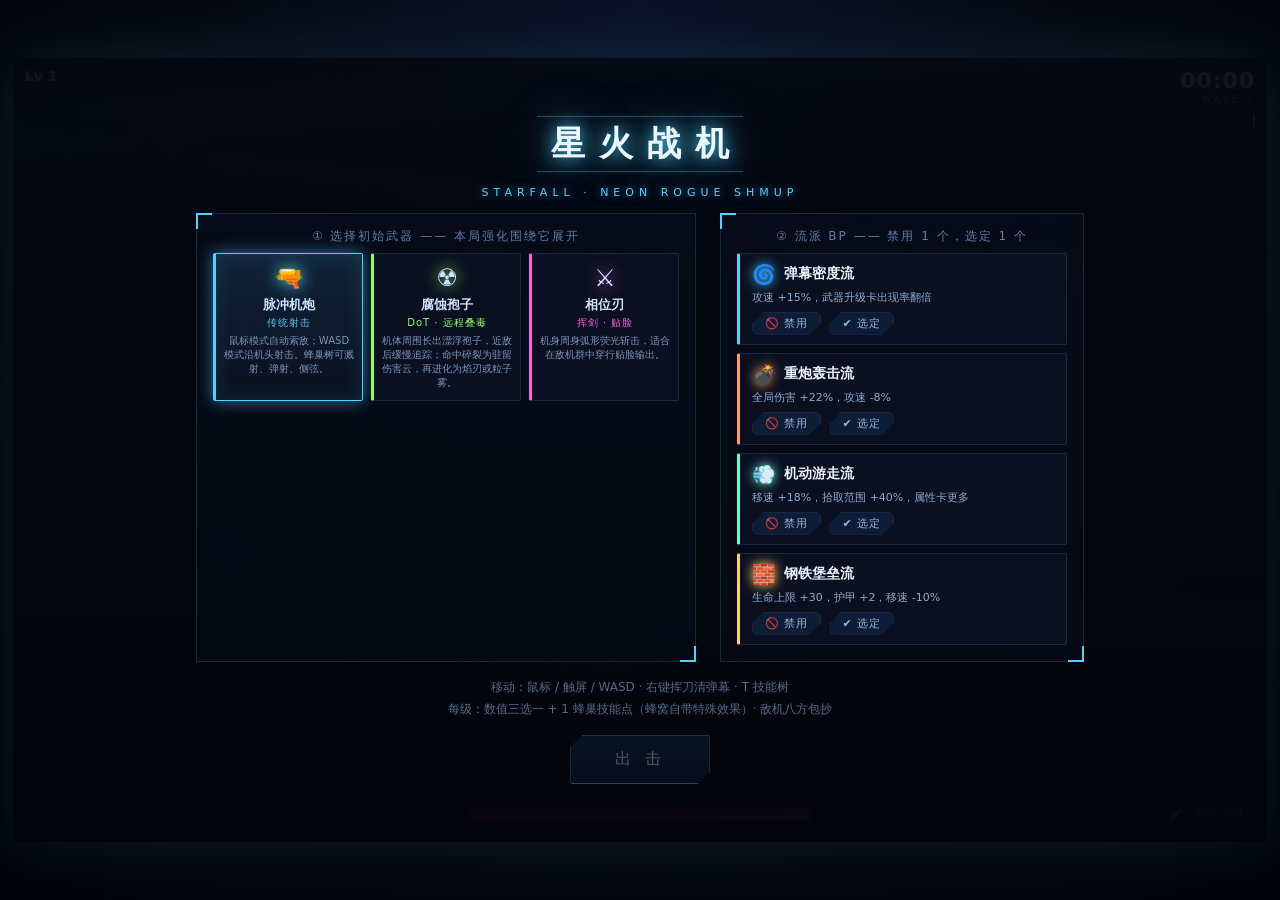
<file: index.html>
<!DOCTYPE html>
<html lang="zh-CN">
<head>
<meta charset="UTF-8">
<meta name="viewport" content="width=device-width, initial-scale=1.0, maximum-scale=1.0, user-scalable=no">
<title>星火战机 Starfall</title>
<link rel="stylesheet" href="style.css">
</head>
<body>
<div id="game-wrap">
  <canvas id="game" width="1080" height="675"></canvas>

  <div id="hud">
    <div id="top-left">
      <div id="level-text">Lv 1</div>
      <div id="stat-strip"></div>
    </div>
    <div id="top-right">
      <div id="time-text">00:00</div>
      <div id="wave-text">WAVE 1</div>
      <div id="dps-panel"></div>
    </div>
    <div id="bottom-bars">
      <div id="hp-bar"><div id="hp-fill"></div><span id="hp-text"></span></div>
      <div id="xp-bar"><div id="xp-fill"></div><span id="xp-text"></span></div>
    </div>
    <div id="weapon-slots"></div>
    <div id="sword-slot" title="挥刀清弹幕">🗡️<span id="sword-cd">就绪·右键</span></div>
  </div>

  <div id="choices" class="overlay hidden">
    <h2 id="choices-title">⬆ 选择数值成长</h2>
    <div id="choice-cards"></div>
  </div>

  <div id="menu" class="overlay">
    <h1>星火战机</h1>
    <p class="sub">STARFALL · NEON ROGUE SHMUP</p>
    <div id="menu-cols">
      <div class="menu-col">
        <p class="pick-tip">① 选择初始武器 —— 本局强化围绕它展开</p>
        <div id="weapon-pick"></div>
      </div>
      <div class="menu-col">
        <p class="pick-tip">② 流派 BP —— 禁用 1 个，选定 1 个</p>
        <div id="archetype-bp"></div>
      </div>
    </div>
    <p class="tip">移动：鼠标 / 触屏 / WASD · 右键挥刀清弹幕 · T 技能树<br>每级：数值三选一 + 1 蜂巢技能点（蜂窝自带特殊效果）· 敌机八方包抄</p>
    <button id="start-btn" disabled>出 击</button>
  </div>

  <div id="gameover" class="overlay hidden">
    <h1>坠 机</h1>
    <div id="run-summary"></div>
    <div class="btn-row">
      <button id="retry-btn">再来一局</button>
      <button id="menu-btn">返回主菜单</button>
    </div>
  </div>
  <div id="victory" class="overlay hidden">
    <h1>航 线 清 空</h1>
    <div id="victory-summary"></div>
    <div class="btn-row">
      <button id="victory-retry-btn">再次出击</button>
      <button id="victory-menu-btn">返回主菜单</button>
    </div>
  </div>
</div>

<script src="js/utils.js?v=36"></script>
<script src="js/fx.js?v=36"></script>
<script src="js/assets.js?v=36"></script>
<script src="js/sprites.js?v=36"></script>
<script src="js/config.js?v=36"></script>
<script src="js/run-state.js?v=36"></script>
<script src="js/telemetry.js?v=36"></script>
<script src="js/attacks.js?v=36"></script>
<script src="js/spawns.js?v=36"></script>
<script src="js/weapons.js?v=36"></script>
<script src="js/entities.js?v=36"></script>
<script src="js/ui.js?v=36"></script>
<script src="js/game-spawning.js?v=36"></script>
<script src="js/game-collision.js?v=36"></script>
<script src="js/game-encounter.js?v=36"></script>
<script src="js/game-progression.js?v=36"></script>
<script src="js/game-skill-tree.js?v=36"></script>
<script src="js/game-effects.js?v=36"></script>
<script src="js/game.js?v=36"></script>
<script src="js/main.js?v=36"></script>
<script src="dev/autoplay.js?v=36"></script>
</body>
</html>
</file>
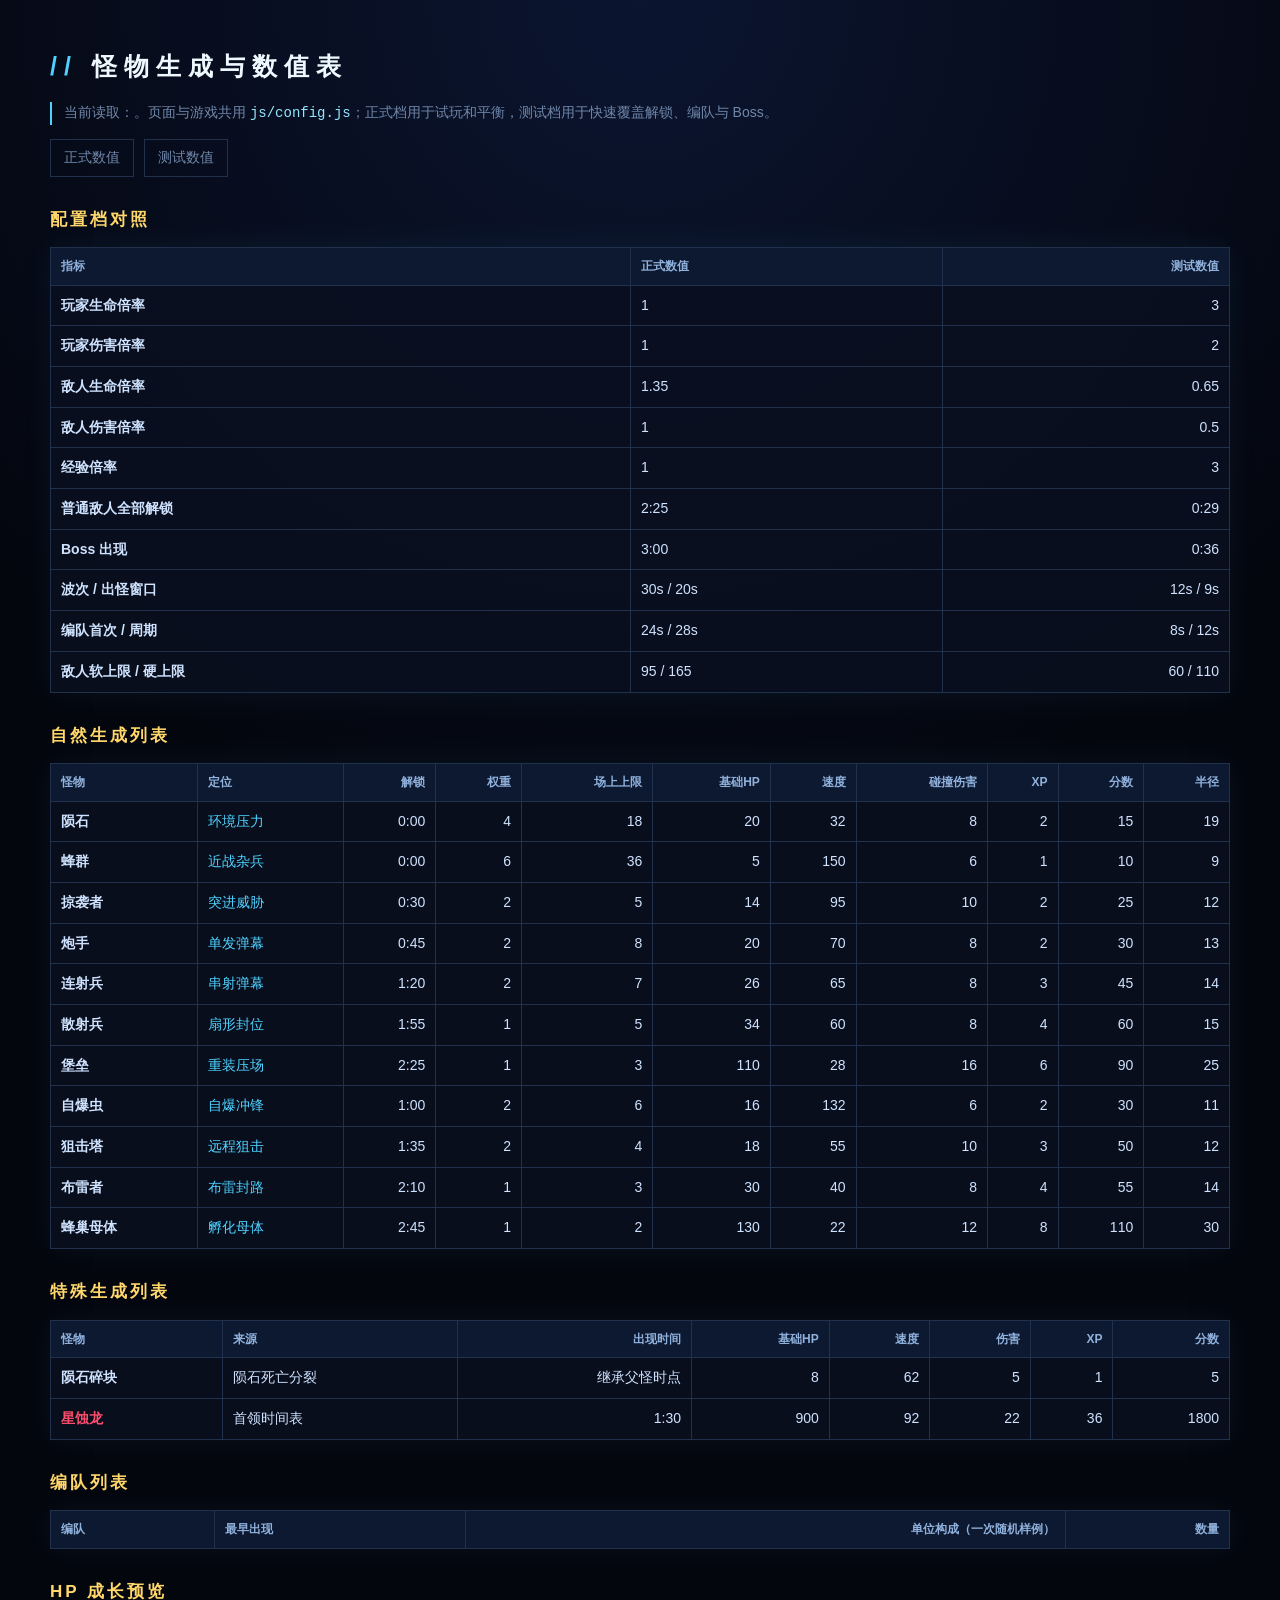
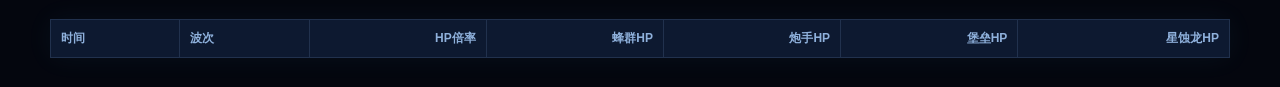
<file: dev/monster-balance.html>
<!DOCTYPE html>
<html lang="zh-CN">
<head>
<meta charset="UTF-8">
<meta name="viewport" content="width=device-width,initial-scale=1">
<title>星火战机 · 怪物生成与数值表</title>
<style>
  :root{--bg:#04060e;--panel:#0a1020;--line:#21314d;--cyan:#4fd2ff;--red:#ff4d6d;--gold:#ffd76a;--text:#cfe3ff;--muted:#7087aa}
  *{box-sizing:border-box} html{min-height:100%;background:var(--bg)} body{min-height:100vh;margin:0;padding:30px;background:radial-gradient(circle at 50% 0,#0b1530,var(--bg) 48%);color:var(--text);font:14px/1.55 "Microsoft YaHei",sans-serif}
  main{max-width:1180px;margin:auto} h1{letter-spacing:7px;font-size:25px;color:#eef9ff} h1::before{content:'// ';color:var(--cyan)}
  h2{margin-top:30px;color:var(--gold);font-size:17px;letter-spacing:3px}.note{color:var(--muted);border-left:2px solid var(--cyan);padding-left:12px}
  table{width:100%;border-collapse:collapse;background:rgba(10,16,32,.86);box-shadow:0 0 28px rgba(79,210,255,.06)}
  th,td{border:1px solid var(--line);padding:9px 10px;text-align:right;white-space:nowrap} th{background:#0d1930;color:#8fb1dc;font-size:12px}
  th:first-child,td:first-child,th:nth-child(2),td:nth-child(2){text-align:left} tbody tr:hover{background:rgba(79,210,255,.05)}
  .enemy{font-weight:700}.boss{color:var(--red)}.tag{color:var(--cyan)}.warn{color:var(--gold)} code{color:#95e7ff}
  .modes{display:flex;gap:10px;margin:14px 0 22px}.modes a{padding:7px 13px;border:1px solid var(--line);color:var(--muted);text-decoration:none}.modes a.active{border-color:var(--cyan);color:var(--cyan);background:rgba(79,210,255,.08)}
</style>
</head>
<body>
<main>
  <h1>怪物生成与数值表</h1>
  <p class="note">当前读取：<strong id="mode"></strong>。页面与游戏共用 <code>js/config.js</code>；正式档用于试玩和平衡，测试档用于快速覆盖解锁、编队与 Boss。</p>
  <div class="modes"><a id="actual-link" href="?balance=actual">正式数值</a><a id="test-link" href="?balance=test">测试数值</a></div>
  <h2>配置档对照</h2>
  <table id="profiles"><thead><tr><th>指标</th><th>正式数值</th><th>测试数值</th></tr></thead><tbody></tbody></table>
  <h2>自然生成列表</h2>
  <table id="spawn"><thead><tr><th>怪物</th><th>定位</th><th>解锁</th><th>权重</th><th>场上上限</th><th>基础HP</th><th>速度</th><th>碰撞伤害</th><th>XP</th><th>分数</th><th>半径</th></tr></thead><tbody></tbody></table>
  <h2>特殊生成列表</h2>
  <table id="special"><thead><tr><th>怪物</th><th>来源</th><th>出现时间</th><th>基础HP</th><th>速度</th><th>伤害</th><th>XP</th><th>分数</th></tr></thead><tbody></tbody></table>
  <h2>编队列表</h2>
  <table id="formations"><thead><tr><th>编队</th><th>最早出现</th><th>单位构成（一次随机样例）</th><th>数量</th></tr></thead><tbody></tbody></table>
  <h2>HP 成长预览</h2>
  <table id="scales"><thead><tr><th>时间</th><th>波次</th><th>HP倍率</th><th>蜂群HP</th><th>炮手HP</th><th>堡垒HP</th><th>星蚀龙HP</th></tr></thead><tbody></tbody></table>
</main>
<script src="../js/utils.js?v=15"></script>
<script src="../js/config.js?v=15"></script>
<script>
const sec = n => `${Math.floor(n / 60)}:${String(n % 60).padStart(2,'0')}`;
const cells = values => `<tr>${values.map((v,i)=>`<td${i===0?' class="enemy"':''}>${v}</td>`).join('')}</tr>`;
const A = BALANCE_PROFILES.actual, T = BALANCE_PROFILES.test;
document.querySelector('#profiles tbody').innerHTML = [
  ['玩家生命倍率', A.combat.playerHpMul, T.combat.playerHpMul],
  ['玩家伤害倍率', A.combat.playerDamageMul, T.combat.playerDamageMul],
  ['敌人生命倍率', A.combat.enemyHpMul, T.combat.enemyHpMul],
  ['敌人伤害倍率', A.combat.enemyDamageMul, T.combat.enemyDamageMul],
  ['经验倍率', A.combat.xpMul, T.combat.xpMul],
  ['普通敌人全部解锁', sec(145), sec(145 * T.pacing.unlockScale)],
  ['Boss 出现', sec(A.pacing.bossAt), sec(T.pacing.bossAt)],
  ['波次 / 出怪窗口', `${A.pacing.waveLen}s / ${A.pacing.spawnWindow}s`, `${T.pacing.waveLen}s / ${T.pacing.spawnWindow}s`],
  ['编队首次 / 周期', `${A.pacing.firstFormationAt}s / ${A.pacing.formationInterval}s`, `${T.pacing.firstFormationAt}s / ${T.pacing.formationInterval}s`],
  ['敌人软上限 / 硬上限', `${A.pacing.enemySoftCap} / ${A.pacing.enemyHardCap}`, `${T.pacing.enemySoftCap} / ${T.pacing.enemyHardCap}`],
].map(cells).join('');
document.querySelector('#spawn tbody').innerHTML = ENEMY_SPAWN_ROSTER.map(rule => {
  const d = ENEMY_DEFS[rule.type];
  return cells([d.name, `<span class="tag">${rule.role}</span>`, sec(rule.unlockAt), rule.weight, rule.maxAlive, d.hp, d.speed, d.dmg, d.xp, d.score, d.r]);
}).join('');
const special = [
  [ENEMY_DEFS.rock_s.name, '陨石死亡分裂', '继承父怪时点', ENEMY_DEFS.rock_s],
  [ENEMY_DEFS.dragon.name, '首领时间表', sec(BOSS_SCHEDULE[0].at), ENEMY_DEFS.dragon],
];
document.querySelector('#special tbody').innerHTML = special.map(([name,source,at,d]) => cells([`<span class="${d.boss?'boss':''}">${name}</span>`, source, at, d.hp, d.speed, d.dmg, d.xp, d.score])).join('');
document.querySelector('#formations tbody').innerHTML = Object.entries(FORMATIONS).map(([id,f]) => {
  const units = f.build(), counts = {};
  units.forEach(u => counts[ENEMY_DEFS[u.type].name] = (counts[ENEMY_DEFS[u.type].name] || 0) + 1);
  return cells([f.text.replace('⚠ ',''), sec(formationUnlockAt(f)), Object.entries(counts).map(([n,c])=>`${n}×${c}`).join('、'), units.length]);
}).join('');
const previewTimes = BALANCE_MODE === 'test' ? [0,12,24,36,48] : [0,60,120,180,240];
document.querySelector('#scales tbody').innerHTML = previewTimes.map(t => {
  const wave = 1 + Math.floor(t / WAVE_LEN);
  const growth = 1 + t * BALANCE.growth.hpPerSecond + (wave - 1) * BALANCE.growth.hpPerWave;
  const mul = growth * BALANCE.combat.enemyHpMul;
  return cells([sec(t), wave, mul.toFixed(2), ...['mite','gunner','bastion','dragon'].map(k => Math.round(ENEMY_DEFS[k].hp * mul))]);
}).join('');
document.querySelector('#mode').textContent = `${BALANCE.label}（${BALANCE_MODE}）`;
document.querySelector(`#${BALANCE_MODE}-link`).classList.add('active');
</script>
</body>
</html>
</file>
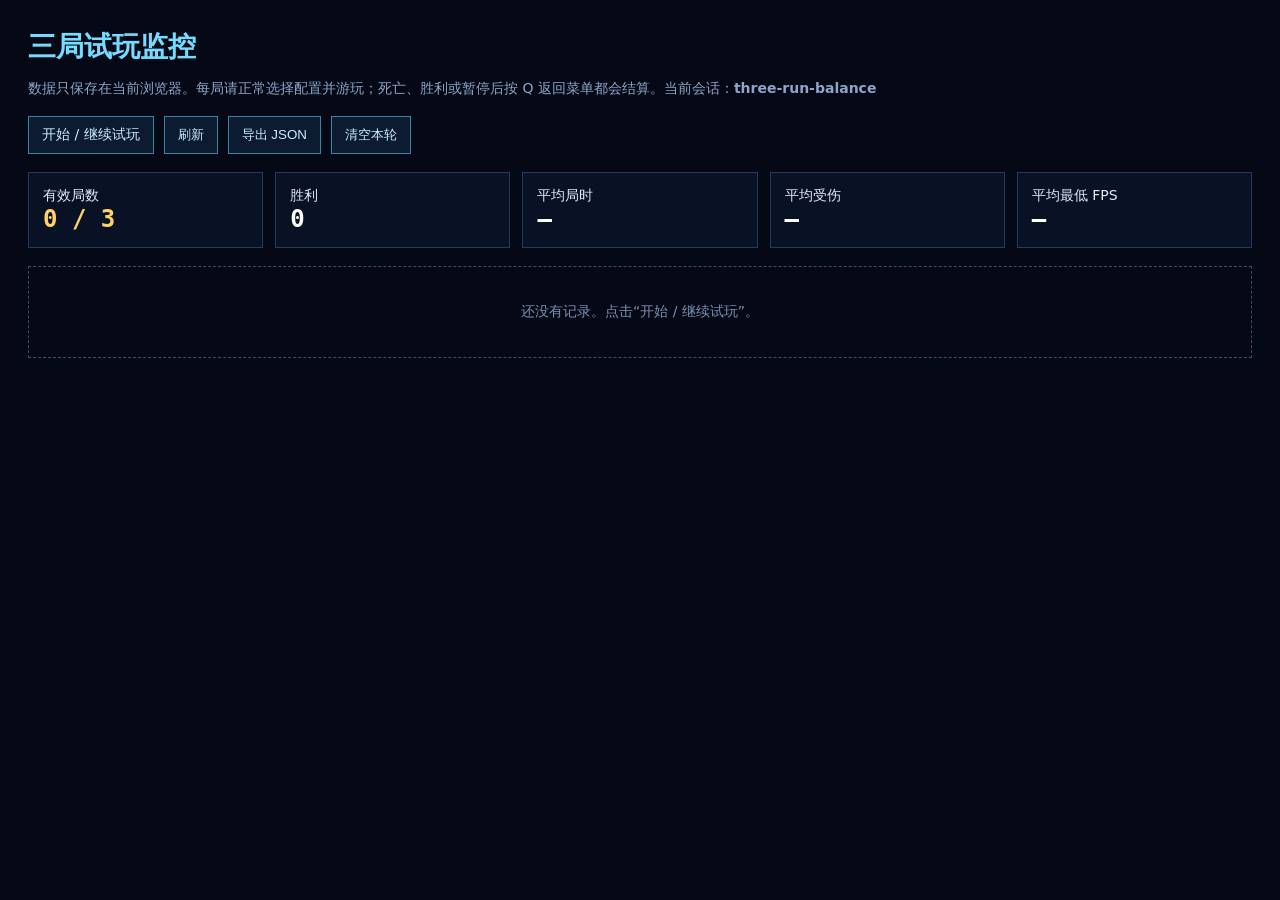
<file: dev/run-monitor.html>
<!doctype html>
<html lang="zh-CN">
<head>
<meta charset="utf-8"><meta name="viewport" content="width=device-width,initial-scale=1">
<title>Starfall 三局试玩监控</title>
<style>
*{box-sizing:border-box}body{margin:0;background:#050916;color:#dceaff;font:14px system-ui,"Microsoft YaHei";padding:28px}h1{margin:0 0 8px;color:#75dcff}p{color:#8da5c8}.bar{display:flex;gap:10px;flex-wrap:wrap;margin:18px 0}button,a{border:1px solid #3983a5;background:#0d1b31;color:#cceeff;padding:9px 13px;text-decoration:none;cursor:pointer}.cards{display:grid;grid-template-columns:repeat(auto-fit,minmax(180px,1fr));gap:12px;margin:18px 0}.card{border:1px solid #253b5e;background:#091225;padding:14px}.big{font:700 24px monospace;color:#fff}.ok{color:#73ffc1}.warn{color:#ffd166}table{width:100%;border-collapse:collapse;background:#081120}th,td{padding:10px;border-bottom:1px solid #1d3150;text-align:left}th{color:#75dcff}.empty{padding:36px;text-align:center;border:1px dashed #38506f;color:#7890b2}pre{white-space:pre-wrap;color:#aac4e8;max-height:300px;overflow:auto}</style>
</head>
<body>
<h1>三局试玩监控</h1>
<p>数据只保存在当前浏览器。每局请正常选择配置并游玩；死亡、胜利或暂停后按 Q 返回菜单都会结算。当前会话：<b id="session-name"></b></p>
<div class="bar"><a id="play-link" href="../?telemetry=1&session=three-run-balance&runs=3">开始 / 继续试玩</a><button id="refresh">刷新</button><button id="export">导出 JSON</button><button id="clear">清空本轮</button></div>
<div id="summary" class="cards"></div><div id="runs"></div>
<script>
const KEY='starfall.playtest.runs.v1', SESSION=new URLSearchParams(location.search).get('session')||'three-run-balance';
const esc=x=>String(x??'—').replace(/[&<>]/g,c=>({'&':'&amp;','<':'&lt;','>':'&gt;'}[c]));
const sec=x=>{x=Math.max(0,Number(x)||0);return `${Math.floor(x/60)}:${String(Math.round(x%60)).padStart(2,'0')}`};
function data(){try{return (JSON.parse(localStorage.getItem(KEY)||'[]')||[]).filter(x=>x.session===SESSION)}catch{return[]}}
function render(){const rows=data(),valid=rows.filter(x=>x.outcome!=='abandoned');const avg=k=>valid.length?(valid.reduce((s,x)=>s+(Number(x[k])||0),0)/valid.length).toFixed(1):'—';const wins=valid.filter(x=>x.outcome==='victory').length;document.querySelector('#summary').innerHTML=`<div class="card"><div>有效局数</div><div class="big ${valid.length>=3?'ok':'warn'}">${valid.length} / 3</div></div><div class="card"><div>胜利</div><div class="big">${wins}</div></div><div class="card"><div>平均局时</div><div class="big">${valid.length?sec(avg('duration')):'—'}</div></div><div class="card"><div>平均受伤</div><div class="big">${avg('damageTaken')}</div></div><div class="card"><div>平均最低 FPS</div><div class="big">${avg('minFps')}</div></div>`;if(!rows.length){document.querySelector('#runs').innerHTML='<div class="empty">还没有记录。点击“开始 / 继续试玩”。</div>';return}document.querySelector('#runs').innerHTML=`<table><thead><tr><th>#</th><th>结果</th><th>武器 / 流派 / 版本</th><th>局时</th><th>等级</th><th>受伤 / 护盾</th><th>主要伤害</th><th>最终形态 / 技能</th><th>敌人 / 敌弹峰值</th><th>Boss 用时</th><th>FPS 平均/最低/低帧</th></tr></thead><tbody>${rows.map((r,i)=>{const bosses=Object.entries(r.bossEncounters||{}).map(([k,v])=>`${k}: ${v.fightDuration?sec(v.fightDuration):'未击败'}`).join('<br>')||'—';const topDamage=Object.entries(r.damageBySource||{}).sort((a,b)=>b[1]-a[1]).slice(0,2).map(([k,v])=>`${esc(k)} ${Math.round(v)}`).join('<br>')||'—';const fp=r.finalPlayer||{};return `<tr><td>${i+1}</td><td>${esc(r.outcome)}</td><td>${esc(r.weapon)} / ${esc(r.archetype)}<br><small>${esc(r.balanceRevision||'v33-baseline')}</small></td><td>${sec(r.duration)}</td><td>Lv ${esc(r.level)}</td><td>${esc(Math.round(r.damageTaken||0))} / ${esc(r.shieldBlocks||0)}</td><td>${topDamage}</td><td>${esc(fp.form)} / ${(fp.skills||[]).length}</td><td>${esc(r.peakEnemies)} / ${esc(r.peakEnemyBullets)}<br><small>场外击杀 ${esc(r.offscreenKills||0)}</small></td><td>${bosses}</td><td>${esc(r.averageFps)} / ${esc(r.minFps)} / ${((r.lowFrameRatio||0)*100).toFixed(1)}%</td></tr>`}).join('')}</tbody></table>`}
document.querySelector('#session-name').textContent=SESSION;document.querySelector('#play-link').href=`../?telemetry=1&session=${encodeURIComponent(SESSION)}&runs=3`;document.querySelector('#refresh').onclick=render;document.querySelector('#export').onclick=()=>{const blob=new Blob([JSON.stringify(data(),null,2)],{type:'application/json'}),a=document.createElement('a');a.href=URL.createObjectURL(blob);a.download=`starfall-${SESSION}.json`;a.click();URL.revokeObjectURL(a.href)};document.querySelector('#clear').onclick=()=>{if(confirm(`清空 ${SESSION} 的记录？`)){const keep=(JSON.parse(localStorage.getItem(KEY)||'[]')||[]).filter(x=>x.session!==SESSION);localStorage.setItem(KEY,JSON.stringify(keep));localStorage.removeItem('starfall.playtest.active.v1');render()}};render();
</script>
</body></html>
</file>
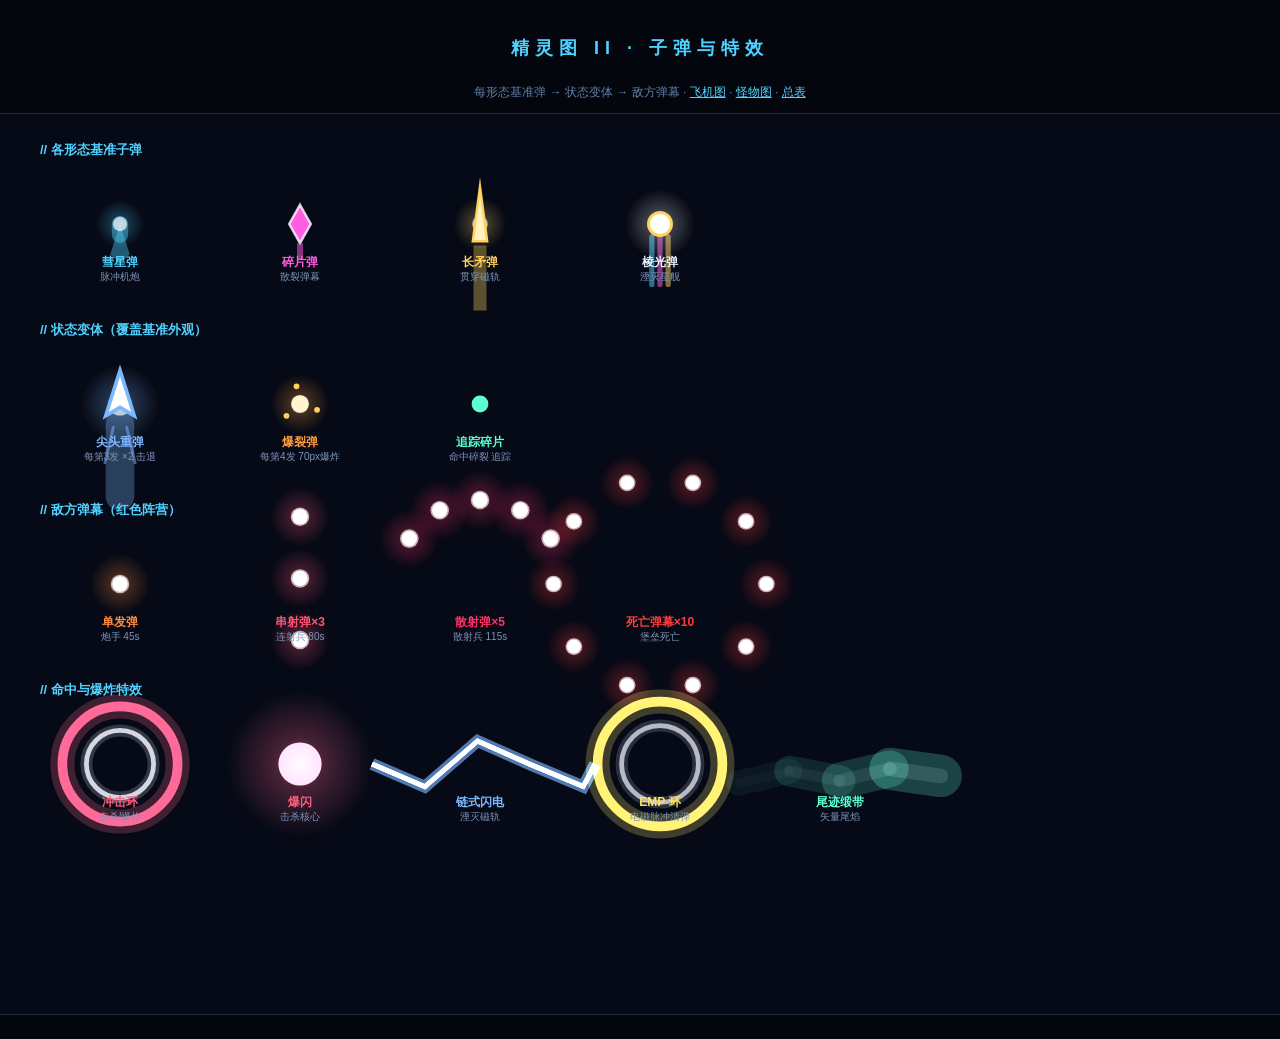
<file: dev/sheet-bullets.html>
<!DOCTYPE html>
<html lang="zh-CN">
<head>
<meta charset="UTF-8">
<title>精灵图 · 子弹与特效</title>
<style>
  body{background:#04060e;color:#cfe3ff;font-family:"Microsoft YaHei",sans-serif;display:flex;flex-direction:column;align-items:center;padding:16px}
  h1{font-size:18px;letter-spacing:6px;color:#4fd2ff}
  h2{font-size:14px;color:#9db6dd;letter-spacing:2px;margin-top:6px}
  p{color:#5f7ea6;font-size:12px}
  canvas{background:radial-gradient(ellipse at 50% 30%,#0a1226,#04060e);border:1px solid #1c2742}
  a{color:#4fd2ff;font-size:12px}
</style>
</head>
<body>
<h1>精灵图 II · 子弹与特效</h1>
<p>每形态基准弹 → 状态变体 → 敌方弹幕 · <a href="sheet-ship.html">飞机图</a> · <a href="sheet-monsters.html">怪物图</a> · <a href="sheet.html">总表</a></p>
<canvas id="sheet" width="1280" height="900"></canvas>
<script src="../js/utils.js?v=15"></script>
<script src="../js/fx.js?v=15"></script>
<script src="../js/sprites.js?v=15"></script>
<script>
const cv = document.getElementById('sheet');
const ctx = cv.getContext('2d');
ctx.fillStyle = '#060a16'; ctx.fillRect(0, 0, cv.width, cv.height);
const S = 2.4;
function item(x, y, name, sub, col, drawFn, scale = S) {
  ctx.save(); ctx.translate(x, y); ctx.scale(scale, scale); drawFn(ctx); ctx.restore();
  ctx.font = 'bold 12px sans-serif'; ctx.textAlign = 'center';
  ctx.fillStyle = col; ctx.fillText(name, x, y + 42);
  ctx.font = '10px sans-serif'; ctx.fillStyle = '#7d94bb'; ctx.fillText(sub, x, y + 56);
}
const T = 1.2;
// 第一横排：四形态基准弹
item(120, 110, '彗星弹', '脉冲机炮', '#4fd2ff', (c) => { c.rotate(-Math.PI / 2); Sprites.bullet(c, 'comet', 4.5, '#4fd2ff', 0, T); });
item(300, 110, '碎片弹', '散裂弹幕', '#ff5de3', (c) => { c.rotate(-Math.PI / 2); Sprites.bullet(c, 'shard', 5, '#ff5de3', 0, T); });
item(480, 110, '长矛弹', '贯穿磁轨', '#ffd25d', (c) => { c.rotate(-Math.PI / 2); Sprites.bullet(c, 'lance', 6, '#ffd25d', 0, T); });
item(660, 110, '棱光弹', '湮灭星舰', '#e8f4ff', (c) => { c.rotate(-Math.PI / 2); Sprites.bullet(c, 'nova', 6, '#e8f4ff', 0, T); });
// 第二横排：状态变体
item(120, 290, '尖头重弹', '每第3发 ×2 击退', '#7db8ff', (c) => { c.rotate(-Math.PI / 2); Sprites.bullet(c, 'dart', 7, '#7db8ff', 0, T); });
item(300, 290, '爆裂弹', '每第4发 70px爆炸', '#ff9d3d', (c) => Sprites.bullet(c, 'explosive', 5, '#ff9d3d', 0, T));
item(480, 290, '追踪碎片', '命中碎裂 追踪', '#5dffd2', (c) => Sprites.bullet(c, 'frag', 3.5, '#5dffd2', 0, T));
// 第三横排：敌方弹幕
item(120, 470, '单发弹', '炮手 45s', '#ff8c42', (c) => Sprites.enemyBullet(c, 5, '#ff8c42', T), 2.8);
item(300, 470, '串射弹×3', '连射兵 80s', '#ff5577', (c) => { for (let k = 0; k < 3; k++) { c.save(); c.translate(0, 20 - k * 22); Sprites.enemyBullet(c, 5, '#ff5577', T); c.restore(); } }, 2.8);
item(480, 470, '散射弹×5', '散射兵 115s', '#ff3366', (c) => { for (let i = 0; i < 5; i++) { const a = -Math.PI / 2 + (i - 2) * 0.5; c.save(); c.translate(Math.cos(a) * 30, Math.sin(a) * 30); Sprites.enemyBullet(c, 5, '#ff3366', T); c.restore(); } }, 2.8);
item(660, 470, '死亡弹幕×10', '堡垒死亡', '#ff3d3d', (c) => { for (let i = 0; i < 10; i++) { const a = i / 10 * Math.PI * 2; c.save(); c.translate(Math.cos(a) * 38, Math.sin(a) * 38); Sprites.enemyBullet(c, 4.5, '#ff3d3d', T); c.restore(); } }, 2.8);
// 第四横排：命中特效
item(120, 650, '冲击环', '击杀/爆炸', '#ff5d7e', (c) => { c.save(); c.globalCompositeOperation = 'lighter'; FX.glowRing(c, 0, 0, 24, '#ff5d7e', 0.9, 4); FX.glowRing(c, 0, 0, 14, '#ffffff', 0.7, 2); c.restore(); }, 2.4);
item(300, 650, '爆闪', '击杀核心', '#ff5d7e', (c) => { c.save(); c.globalCompositeOperation = 'lighter'; FX.glowCircle(c, 0, 0, 30, '#ff5d7e', 1); c.restore(); }, 2.4);
item(480, 650, '链式闪电', '湮灭磁轨', '#7db8ff', (c) => { c.save(); c.globalCompositeOperation = 'lighter'; c.beginPath(); c.moveTo(-45, 0); for (let k = 1; k < 5; k++) c.lineTo(-45 + k * 22, Math.sin(k * 2.1) * 11); c.lineTo(48, 0); c.strokeStyle = '#fff'; c.lineWidth = 2; c.stroke(); c.strokeStyle = 'rgba(125,184,255,.6)'; c.lineWidth = 5; c.stroke(); c.restore(); }, 2.4);
item(660, 650, 'EMP 环', '电磁脉冲清弹', '#ffe25d', (c) => { c.save(); c.globalCompositeOperation = 'lighter'; FX.glowRing(c, 0, 0, 26, '#ffe25d', 0.9, 4); FX.glowRing(c, 0, 0, 16, '#ffffff', 0.6, 2); c.restore(); }, 2.4);
item(840, 650, '尾迹缎带', '矢量尾焰', '#5dffd2', (c) => { c.save(); c.globalCompositeOperation = 'lighter'; c.lineCap = 'round'; const pts = [[-42, 8], [-21, 3], [0, 7], [21, 2], [42, 5]]; for (let i = 1; i < pts.length; i++) { const [x1, y1] = pts[i - 1], [x2, y2] = pts[i]; const al = i / pts.length; c.strokeStyle = `rgba(93,255,210,${0.28 * al})`; c.lineWidth = 20 * (0.4 + 0.6 * al); c.beginPath(); c.moveTo(x1, y1); c.lineTo(x2, y2); c.stroke(); c.strokeStyle = `rgba(255,255,255,${0.12 * al})`; c.lineWidth = 7 * (0.4 + 0.6 * al); c.beginPath(); c.moveTo(x1, y1); c.lineTo(x2, y2); c.stroke(); } c.restore(); }, 2.4);
// 行标签
ctx.font = 'bold 13px sans-serif'; ctx.textAlign = 'left'; ctx.fillStyle = '#4fd2ff';
ctx.fillText('// 各形态基准子弹', 40, 40);
ctx.fillText('// 状态变体（覆盖基准外观）', 40, 220);
ctx.fillText('// 敌方弹幕（红色阵营）', 40, 400);
ctx.fillText('// 命中与爆炸特效', 40, 580);
</script>
</body>
</html>
</file>
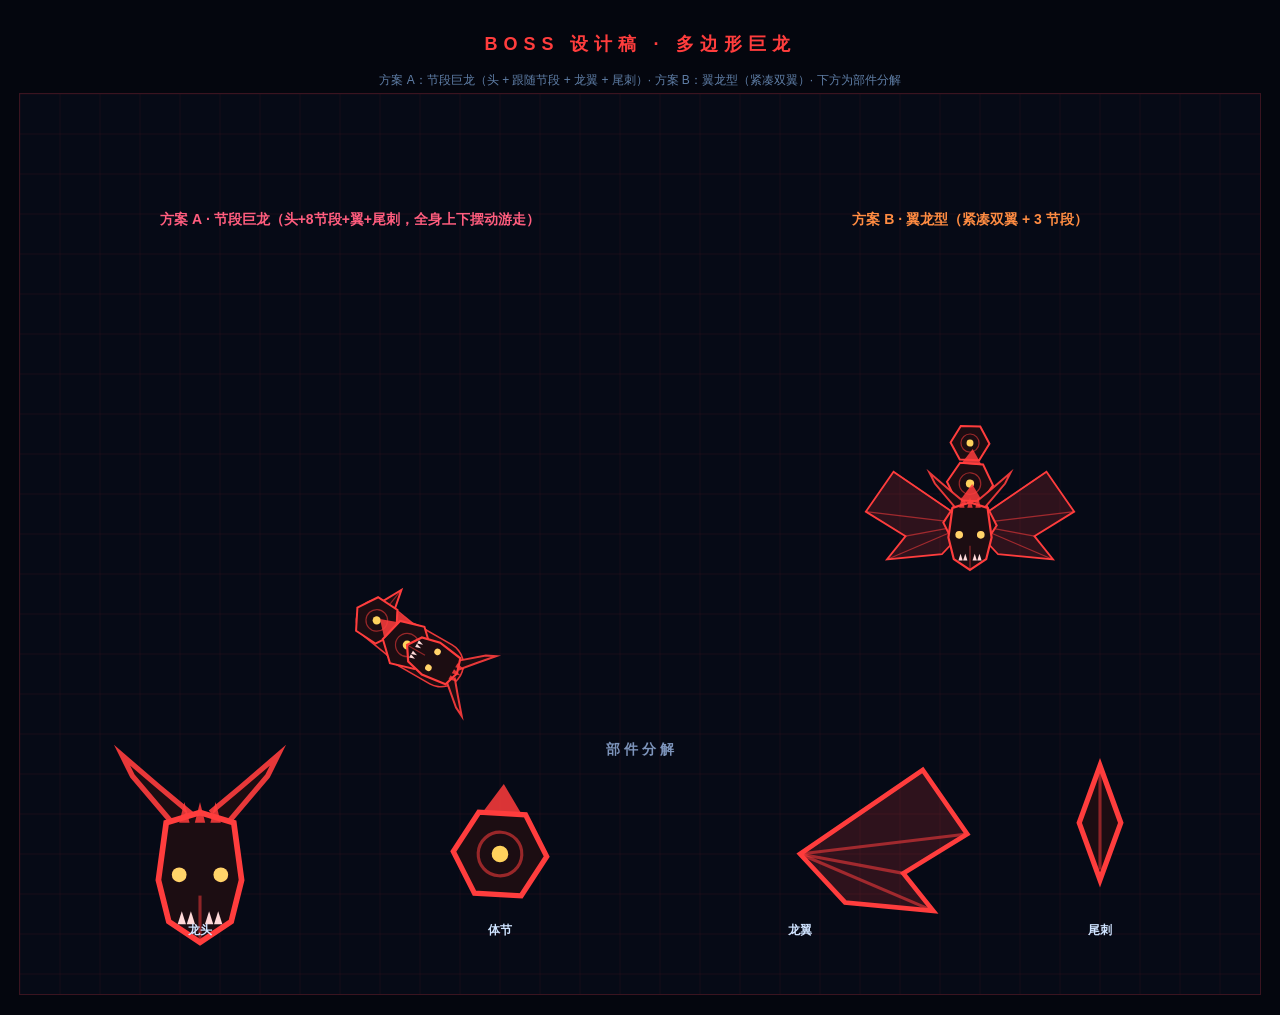
<file: dev/sheet-dragon.html>
<!DOCTYPE html>
<html lang="zh-CN">
<head>
<meta charset="UTF-8">
<title>BOSS 设计稿 · 龙</title>
<style>
  body{background:#04060e;color:#cfe3ff;font-family:"Microsoft YaHei",sans-serif;display:flex;flex-direction:column;align-items:center;padding:12px}
  h1{font-size:18px;letter-spacing:6px;color:#ff3d3d}
  p{color:#5f7ea6;font-size:12px;margin:4px}
  canvas{background:radial-gradient(ellipse at 50% 30%,#0a1226,#04060e);border:1px solid #3a1420}
</style>
</head>
<body>
<h1>BOSS 设计稿 · 多边形巨龙</h1>
<p>方案 A：节段巨龙（头 + 跟随节段 + 龙翼 + 尾刺）· 方案 B：翼龙型（紧凑双翼）· 下方为部件分解</p>
<canvas id="sheet" width="1240" height="900"></canvas>
<script>
const cv = document.getElementById('sheet');
const ctx = cv.getContext('2d');
const TAU = Math.PI * 2;
function hexA(hex, a) {
  const n = parseInt(hex.slice(1), 16);
  return `rgba(${(n >> 16) & 255},${(n >> 8) & 255},${n & 255},${a})`;
}

// ── 龙头（朝下，原点在头中心）──
function dragonHead(c, s, t, col = '#ff3d3d') {
  c.save(); c.scale(s, s);
  // 双角（后掠）
  c.beginPath();
  c.moveTo(9, -10); c.lineTo(26, -30); c.lineTo(30, -38); c.lineTo(16, -26); c.lineTo(4, -16);
  c.moveTo(-9, -10); c.lineTo(-26, -30); c.lineTo(-30, -38); c.lineTo(-16, -26); c.lineTo(-4, -16);
  c.closePath();
  c.fillStyle = '#1c0d12'; c.fill();
  c.strokeStyle = hexA(col, 0.9); c.lineWidth = 2 / s; c.stroke();
  // 头盔/头骨
  c.beginPath();
  c.moveTo(0, 34);          // 鼻尖
  c.lineTo(12, 26);         // 右颌
  c.lineTo(16, 10);
  c.lineTo(13, -12);
  c.lineTo(0, -16);
  c.lineTo(-13, -12);
  c.lineTo(-16, 10);
  c.lineTo(-12, 26);
  c.closePath();
  c.fillStyle = '#1c0d12'; c.fill();
  c.strokeStyle = col; c.lineWidth = 2.2 / s; c.stroke();
  // 颌缝 + 牙
  c.beginPath(); c.moveTo(0, 34); c.lineTo(0, 16);
  c.strokeStyle = hexA(col, 0.5); c.lineWidth = 1.2 / s; c.stroke();
  c.fillStyle = '#ffd9d9';
  for (const tx of [-7, -3.5, 3.5, 7]) {
    c.beginPath(); c.moveTo(tx, 22); c.lineTo(tx + 1.6, 27); c.lineTo(tx - 1.6, 27); c.closePath(); c.fill();
  }
  // 双眼（发光）
  c.save(); c.globalCompositeOperation = 'lighter';
  for (const ex of [-8, 8]) {
    c.beginPath(); c.arc(ex, 8, 3 + Math.sin(t * 5) * 0.6, 0, TAU);
    c.fillStyle = hexA('#ffd25d', 0.95); c.fill();
  }
  c.restore();
  // 头冠棘
  for (const hx of [-6, 0, 6]) {
    c.beginPath(); c.moveTo(hx - 2, -12); c.lineTo(hx, -20); c.lineTo(hx + 2, -12); c.closePath();
    c.fillStyle = hexA(col, 0.85); c.fill();
  }
  c.restore();
}

// ── 体节（六边甲板 + 背棘）──
function dragonSegment(c, s, r, t, col = '#ff3d3d', first = false) {
  c.save(); c.scale(s, s);
  c.rotate(Math.sin(t * 2) * 0.08);
  // 六边甲板
  c.beginPath();
  for (let i = 0; i < 6; i++) {
    const a = i / 6 * TAU;
    const px = Math.cos(a) * r * 0.9, py = Math.sin(a) * r * 0.9;
    i === 0 ? c.moveTo(px, py) : c.lineTo(px, py);
  }
  c.closePath();
  c.fillStyle = '#1c0d12'; c.fill();
  c.strokeStyle = col; c.lineWidth = 2 / s; c.stroke();
  // 内环
  c.beginPath(); c.arc(0, 0, r * 0.42, 0, TAU);
  c.strokeStyle = hexA(col, 0.55); c.lineWidth = 1.2 / s; c.stroke();
  // 核心
  c.beginPath(); c.arc(0, 0, r * 0.16, 0, TAU);
  c.fillStyle = '#ffd25d'; c.fill();
  // 背棘（上缘）
  if (first || r > 16) {
    c.beginPath(); c.moveTo(-r * 0.4, -r * 0.75); c.lineTo(0, -r * 1.35); c.lineTo(r * 0.4, -r * 0.75);
    c.closePath();
    c.fillStyle = hexA(col, 0.85); c.fill();
  }
  c.restore();
}

// ── 龙翼（多边形膜翼 + 骨线）──
function dragonWing(c, s, dir, t, col = '#ff3d3d') {
  c.save(); c.scale(s * dir, s);
  const flap = Math.sin(t * 2.4) * 0.35;
  c.rotate(flap * 0.4);
  // 膜翼
  c.beginPath();
  c.moveTo(0, 0);
  c.lineTo(46, -34);
  c.lineTo(64, -10);
  c.lineTo(40, 6);
  c.lineTo(52, 20);
  c.lineTo(18, 18);
  c.closePath();
  c.fillStyle = hexA(col, 0.16); c.fill();
  c.strokeStyle = col; c.lineWidth = 1.8 / s; c.stroke();
  // 骨线
  for (const [tx, ty] of [[46, -34], [64, -10], [40, 6], [52, 20]]) {
    c.beginPath(); c.moveTo(0, 0); c.lineTo(tx, ty);
    c.strokeStyle = hexA(col, 0.55); c.lineWidth = 1.2 / s; c.stroke();
  }
  c.restore();
}

// ── 尾刺 ──
function dragonTail(c, s, t, col = '#ff3d3d') {
  c.save(); c.scale(s, s);
  c.beginPath();
  c.moveTo(-8, -12); c.lineTo(0, -34); c.lineTo(8, -12); c.lineTo(0, 10);
  c.closePath();
  c.fillStyle = '#1c0d12'; c.fill();
  c.strokeStyle = col; c.lineWidth = 2 / s; c.stroke();
  c.beginPath(); c.moveTo(0, -34); c.lineTo(0, 6);
  c.strokeStyle = hexA(col, 0.5); c.lineWidth = 1.2 / s; c.stroke();
  c.restore();
}

// ── 组装：方案 A 节段巨龙（轨迹跟随链：头领路，体节沿轨迹等距跟随，丝滑连贯）──
let dragonTrail = [];
function serpentDragon(c, x, y, s, t) {
  const hx = x + Math.sin(t * 0.6) * 120 * s;
  const hy = y - 50 * s + Math.sin(t * 1.05) * 62 * s;
  dragonTrail.unshift([hx, hy]);
  if (dragonTrail.length > 320) dragonTrail.shift();
  const spacing = 34 * s, segs = 8;
  // 沿头部轨迹按弧长等距采样体节位置
  const pts = [[hx, hy]];
  let acc = 0, target = spacing;
  for (let i = 1; i < dragonTrail.length && pts.length <= segs; i++) {
    const [ax, ay] = dragonTrail[i - 1], [bx, by] = dragonTrail[i];
    const segLen = Math.hypot(bx - ax, by - ay);
    if (segLen < 0.001) continue;
    while (acc + segLen >= target && pts.length <= segs) {
      const k = (target - acc) / segLen;
      pts.push([ax + (bx - ax) * k, ay + (by - ay) * k]);
      target += spacing;
    }
    acc += segLen;
  }
  const angleAt = (i) => (i + 1 < pts.length) ? Math.atan2(pts[i + 1][1] - pts[i][1], pts[i + 1][0] - pts[i][0]) : 0;
  // 脊椎光带：两遍描线（红边 + 暗芯），宽度渐细，填满节段间隙
  c.save();
  c.lineCap = 'round'; c.lineJoin = 'round';
  for (let pass = 0; pass < 2; pass++) {
    for (let i = 1; i < pts.length; i++) {
      const w = Math.max(9, (44 - i * 3.6) * s) - pass * 3.2;
      c.strokeStyle = pass === 0 ? hexA('#ff3d3d', 0.9) : '#1c0d12';
      c.lineWidth = Math.max(6, w);
      c.beginPath(); c.moveTo(pts[i - 1][0], pts[i - 1][1]); c.lineTo(pts[i][0], pts[i][1]); c.stroke();
    }
  }
  c.restore();
  // 翼（挂在第 2 节两侧，顺局部方向）
  if (pts.length > 3) {
    const wa = angleAt(2);
    c.save(); c.translate(pts[2][0], pts[2][1]); c.rotate(wa + Math.PI / 2);
    dragonWing(c, s, -1, t + 1); dragonWing(c, s, 1, t);
    c.restore();
  }
  // 尾刺（最末采样点，顺方向）
  if (pts.length > 2) {
    const tp = pts[pts.length - 1], ta = angleAt(pts.length - 2);
    c.save(); c.translate(tp[0], tp[1]); c.rotate(ta + Math.PI);
    dragonTail(c, s, t);
    c.restore();
  }
  // 体节（从尾到头，甲板背棘顺路径反向；轨迹未长满时按实际点数收窄）
  const bodySegs = Math.min(segs, pts.length - 1);
  for (let i = bodySegs; i >= 1; i--) {
    const r = 26 - i * 1.8;
    const ta = angleAt(i);
    c.save(); c.translate(pts[i][0], pts[i][1]);
    c.rotate(ta + Math.PI / 2);
    dragonSegment(c, s, r, t - i * 0.4, '#ff3d3d', i === 1);
    c.restore();
  }
  // 头（朝移动方向）
  c.save(); c.translate(hx, hy);
  if (pts.length > 1) c.rotate(Math.atan2(pts[0][1] - pts[1][1], pts[0][0] - pts[1][0]) + Math.PI / 2);
  dragonHead(c, s, t);
  c.restore();
}

// ── 组装：方案 B 翼龙型（紧凑）──
function wyvernDragon(c, x, y, s, t) {
  const hx = x, hy = y + Math.sin(t * 0.7) * 10 * s;
  c.save(); c.translate(hx, hy);
  // 大翼
  dragonWing(c, s * 1.2, -1, t); dragonWing(c, s * 1.2, 1, t);
  // 短节段 ×3
  for (let i = 2; i >= 0; i--) {
    c.save(); c.translate(0, -i * 30 * s);
    dragonSegment(c, s, 22 - i * 3, t - i * 0.5, '#ff3d3d', i === 0);
    c.restore();
  }
  dragonHead(c, s, t);
  c.restore();
}

// ── 渲染循环 ──
let t0 = performance.now();
function frame(now) {
  const t = (now - t0) / 1000;
  ctx.fillStyle = '#060a16'; ctx.fillRect(0, 0, cv.width, cv.height);
  ctx.strokeStyle = 'rgba(58,20,32,.35)';
  for (let x = 0; x < cv.width; x += 40) { ctx.beginPath(); ctx.moveTo(x, 0); ctx.lineTo(x, cv.height); ctx.stroke(); }
  for (let y = 0; y < cv.height; y += 40) { ctx.beginPath(); ctx.moveTo(0, y); ctx.lineTo(cv.width, y); ctx.stroke(); }

  // 方案 A
  ctx.font = 'bold 14px sans-serif'; ctx.textAlign = 'center';
  ctx.fillStyle = '#ff5d7e';
  ctx.fillText('方案 A · 节段巨龙（头+8节段+翼+尾刺，全身上下摆动游走）', 330, 130);
  serpentDragon(ctx, 330, 560, 1.15, t);

  // 方案 B
  ctx.fillStyle = '#ff8c42';
  ctx.fillText('方案 B · 翼龙型（紧凑双翼 + 3 节段）', 950, 130);
  wyvernDragon(ctx, 950, 420, 1.35, t);

  // 部件分解
  ctx.fillStyle = '#7d94bb';
  ctx.fillText('部 件 分 解', 620, 660);
  const parts = [
    ['龙头', (c, s) => dragonHead(c, s, t)],
    ['体节', (c, s) => dragonSegment(c, s, 20, t, '#ff3d3d', true)],
    ['龙翼', (c, s) => dragonWing(c, s, 1, t)],
    ['尾刺', (c, s) => dragonTail(c, s, t)],
  ];
  parts.forEach(([name, fn], i) => {
    const x = 180 + i * 300;
    ctx.save(); ctx.translate(x, 760); ctx.scale(2.6, 2.6); fn(ctx, 1); ctx.restore();
    ctx.font = 'bold 12px sans-serif'; ctx.fillStyle = '#cfe3ff';
    ctx.fillText(name, x, 840);
  });

  requestAnimationFrame(frame);
}
requestAnimationFrame(frame);
</script>
</body>
</html>
</file>
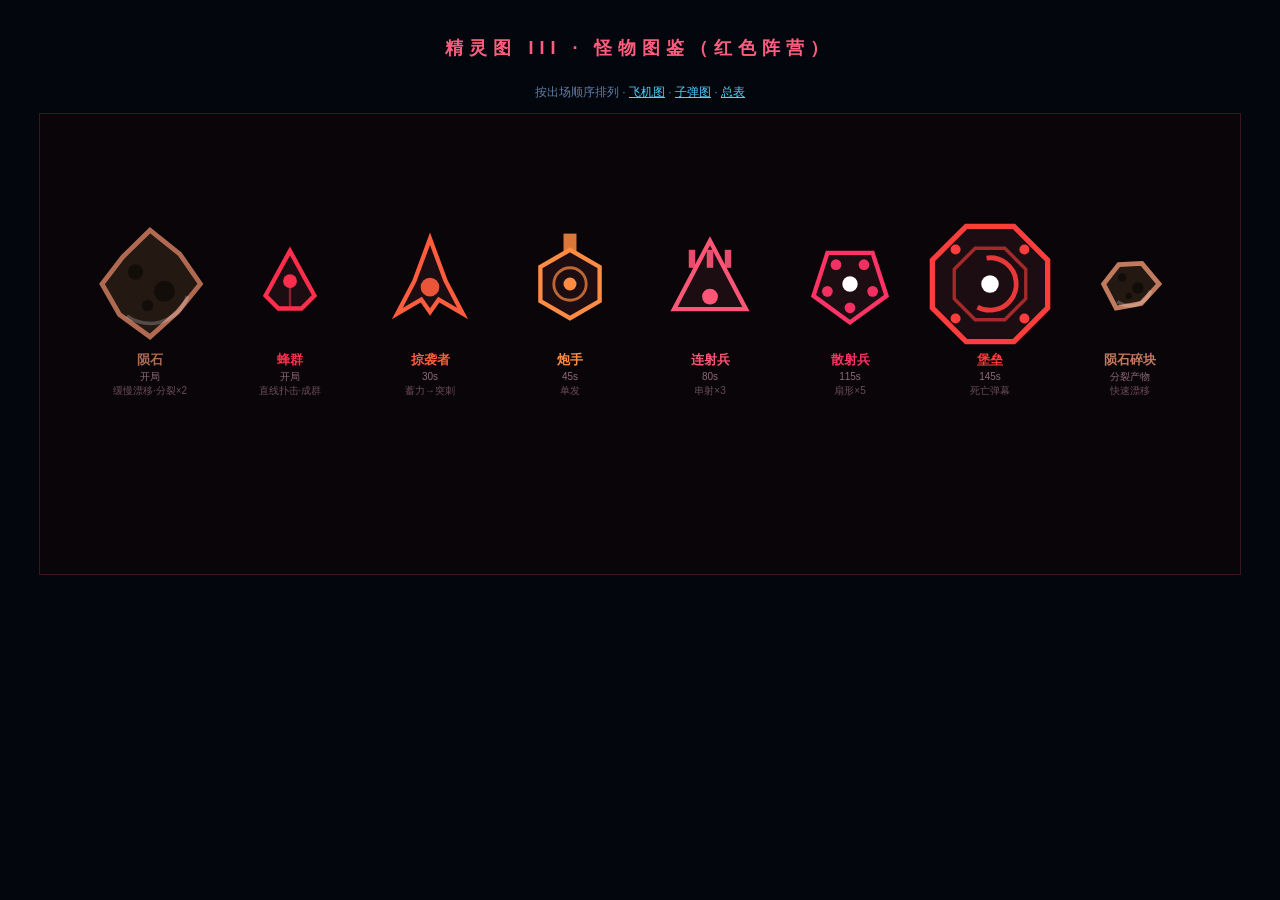
<file: dev/sheet-monsters.html>
<!DOCTYPE html>
<html lang="zh-CN">
<head>
<meta charset="UTF-8">
<title>精灵图 · 怪物图鉴</title>
<style>
  body{background:#04060e;color:#cfe3ff;font-family:"Microsoft YaHei",sans-serif;display:flex;flex-direction:column;align-items:center;padding:16px}
  h1{font-size:18px;letter-spacing:6px;color:#ff5d7e}
  p{color:#5f7ea6;font-size:12px}
  canvas{background:radial-gradient(ellipse at 50% 30%,#0a1226,#04060e);border:1px solid #3a1420}
  a{color:#4fd2ff;font-size:12px}
</style>
</head>
<body>
<h1>精灵图 III · 怪物图鉴（红色阵营）</h1>
<p>按出场顺序排列 · <a href="sheet-ship.html">飞机图</a> · <a href="sheet-bullets.html">子弹图</a> · <a href="sheet.html">总表</a></p>
<canvas id="sheet" width="1200" height="460"></canvas>
<script src="../js/utils.js"></script>
<script src="../js/fx.js"></script>
<script src="../js/sprites.js"></script>
<script>
const cv = document.getElementById('sheet');
const ctx = cv.getContext('2d');
ctx.fillStyle = '#0a0508'; ctx.fillRect(0, 0, cv.width, cv.height);
const S = 2.4; const T = 1.2;
function mon(x, name, at, behavior, col, drawFn, scale = S) {
  ctx.save(); ctx.translate(x, 170); ctx.scale(scale, scale); ctx.rotate(Math.PI); drawFn(ctx); ctx.restore();
  ctx.font = 'bold 13px sans-serif'; ctx.textAlign = 'center';
  ctx.fillStyle = col; ctx.fillText(name, x, 250);
  ctx.font = '10px sans-serif'; ctx.fillStyle = '#8d6a75';
  ctx.fillText(at, x, 266); ctx.fillStyle = '#6a4d58'; ctx.fillText(behavior, x, 280);
}
mon(110, '陨石', '开局', '缓慢漂移·分裂×2', '#b06a52', (c) => Sprites.enemy(c, 'rock', 20, '#b06a52', T, { crag: [1, 0.8, 1.12, 0.88, 1.05, 0.82, 1.1, 0.9] }));
mon(250, '蜂群', '开局', '直线扑击·成群', '#ff2e4d', (c) => Sprites.enemy(c, 'mite', 12, '#ff2e4d', T));
mon(390, '掠袭者', '30s', '蓄力→突刺', '#ff5d3d', (c) => Sprites.enemy(c, 'dasher', 13, '#ff5d3d', T));
mon(530, '炮手', '45s', '单发', '#ff8c42', (c) => Sprites.enemy(c, 'gunner', 15, '#ff8c42', T));
mon(670, '连射兵', '80s', '串射×3', '#ff5577', (c) => Sprites.enemy(c, 'burst', 15, '#ff5577', T));
mon(810, '散射兵', '115s', '扇形×5', '#ff3366', (c) => Sprites.enemy(c, 'scatter', 16, '#ff3366', T));
mon(950, '堡垒', '145s', '死亡弹幕', '#ff3d3d', (c) => Sprites.enemy(c, 'bastion', 26, '#ff3d3d', T));
mon(1090, '陨石碎块', '分裂产物', '快速漂移', '#c07a5e', (c) => Sprites.enemy(c, 'rock_s', 11, '#c07a5e', T, { crag: [1, 0.85, 0.9, 1.1, 0.85, 1.05] }));
mon(230, 340, '自爆虫', '60s', '冲撞·殉爆 80px', '#ff4d2e', (c) => Sprites.enemy(c, 'bomber', 12, '#ff4d2e', T));
mon(410, 340, '狙击塔', '95s', '瞄准线→高速弹', '#d43d3d', (c) => Sprites.enemy(c, 'sniper', 13, '#d43d3d', T, { locking: true }));
mon(590, 340, '布雷者', '130s', '投掷感应地雷', '#ff7d5a', (c) => Sprites.enemy(c, 'miner', 15, '#ff7d5a', T));
mon(770, 340, '蜂巢母体', '165s', '周期孵化蜂群', '#ff6b81', (c) => Sprites.enemy(c, 'hive', 30, '#ff6b81', T));
</script>
</body>
</html>
</file>
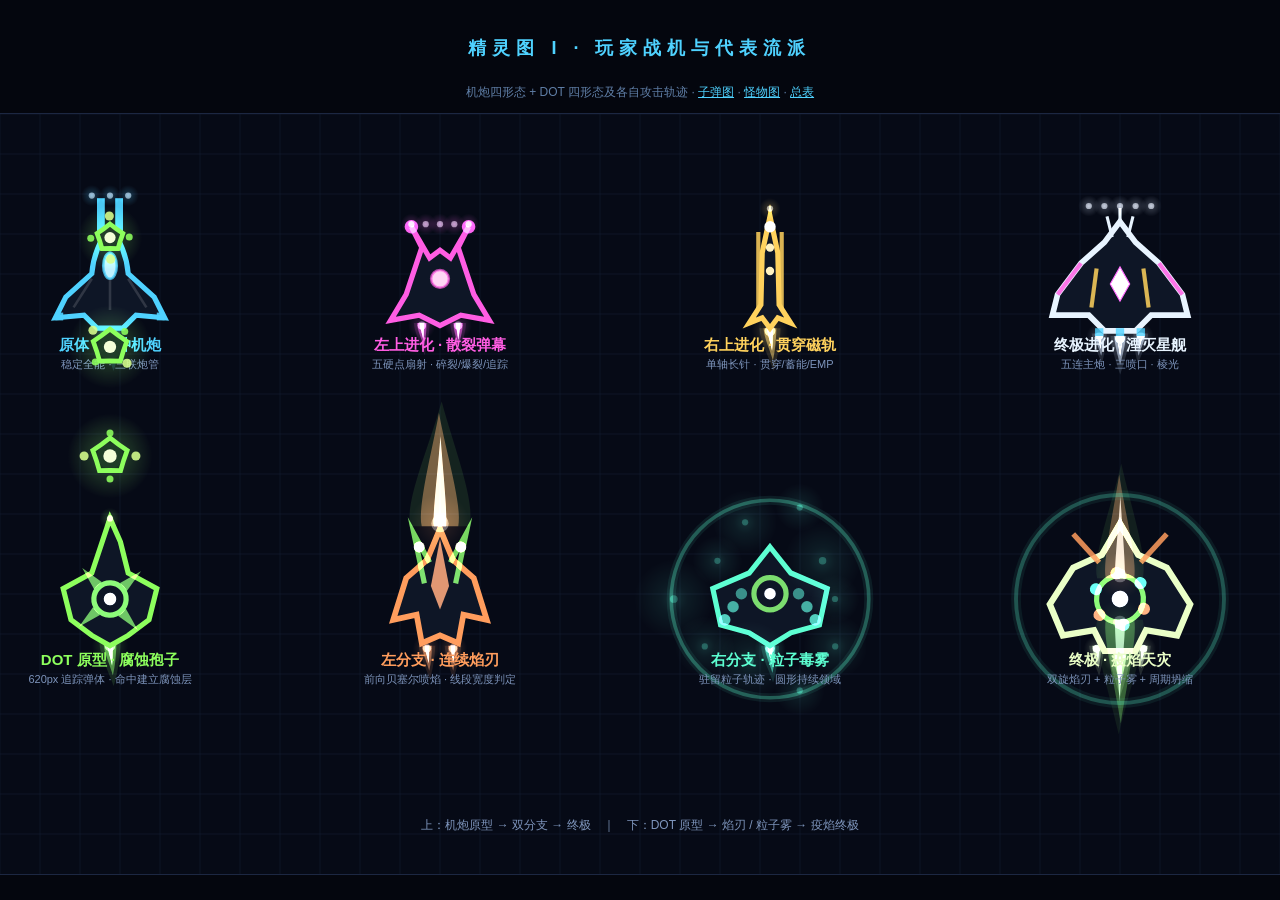
<file: dev/sheet-ship.html>
<!DOCTYPE html>
<html lang="zh-CN">
<head>
<meta charset="UTF-8">
<title>精灵图 · 飞机进化</title>
<style>
  body{background:#04060e;color:#cfe3ff;font-family:"Microsoft YaHei",sans-serif;display:flex;flex-direction:column;align-items:center;padding:16px}
  h1{font-size:18px;letter-spacing:6px;color:#4fd2ff}
  p{color:#5f7ea6;font-size:12px}
  canvas{background:radial-gradient(ellipse at 50% 30%,#0a1226,#04060e);border:1px solid #1c2742}
  a{color:#4fd2ff;font-size:12px}
</style>
</head>
<body>
<h1>精灵图 I · 玩家战机与代表流派</h1>
<p>机炮四形态 + DOT 四形态及各自攻击轨迹 · <a href="sheet-bullets.html">子弹图</a> · <a href="sheet-monsters.html">怪物图</a> · <a href="sheet.html">总表</a></p>
<canvas id="sheet" width="1360" height="760"></canvas>
<script src="../js/utils.js?v=20"></script>
<script src="../js/fx.js?v=20"></script>
<script src="../js/sprites.js?v=20"></script>
<script>
const cv = document.getElementById('sheet');
const ctx = cv.getContext('2d');
ctx.fillStyle = '#060a16'; ctx.fillRect(0, 0, cv.width, cv.height);
ctx.strokeStyle = 'rgba(28,39,64,.4)';
for (let x = 0; x < cv.width; x += 40) { ctx.beginPath(); ctx.moveTo(x, 0); ctx.lineTo(x, cv.height); ctx.stroke(); }
for (let y = 0; y < cv.height; y += 40) { ctx.beginPath(); ctx.moveTo(0, y); ctx.lineTo(cv.width, y); ctx.stroke(); }

const S = 2.6;   // 大尺寸基准
function stage(x, y, name, sub, col, drawFn) {
  ctx.save();
  ctx.translate(x, y);
  ctx.scale(S, S);
  drawFn(ctx);
  ctx.restore();
  ctx.font = 'bold 15px sans-serif'; ctx.textAlign = 'center';
  ctx.fillStyle = col;
  ctx.fillText(name, x, y + 66);
  ctx.font = '11px sans-serif';
  ctx.fillStyle = '#7d94bb';
  ctx.fillText(sub, x, y + 84);
}
function arrow(x1, y1, x2, y2, col = 'rgba(79,210,255,.5)') {
  ctx.strokeStyle = col; ctx.lineWidth = 2; ctx.setLineDash([7, 5]);
  ctx.beginPath(); ctx.moveTo(x1, y1); ctx.lineTo(x2, y2); ctx.stroke();
  ctx.setLineDash([]);
  const a = Math.atan2(y2 - y1, x2 - x1);
  ctx.translate(x2, y2); ctx.rotate(a);
  ctx.fillStyle = col;
  ctx.beginPath(); ctx.moveTo(8, 0); ctx.lineTo(-4, 4.5); ctx.lineTo(-4, -4.5); ctx.closePath(); ctx.fill();
  ctx.setTransform(1, 0, 0, 1, 0, 0);
}

function ship(c, formId, lv, col, projectileCount) {
  for (const [i, ex] of Sprites.playerExhausts(formId).entries()) {
    FX.energyPlume(c, ex.x, ex.y, 15 * ex.scale, 6 * ex.scale, col, 1.2, i * 2.1);
  }
  Sprites.player(c, formId, lv, col, 1.2);
  if (projectileCount > 0) {
    c.save(); c.globalCompositeOperation = 'lighter';
    for (const m of Sprites.playerMuzzles(formId, projectileCount, lv)) FX.glowCircle(c, m.x, m.y, 4, col, 0.6);
    c.restore();
  }
}

// 四形态
stage(150, 170, '原体 · 脉冲机炮', '稳定全能 · 三联炮管', '#4fd2ff', (c) => ship(c, 'base', 3, '#4fd2ff', 3));
stage(480, 170, '左上进化 · 散裂弹幕', '五硬点扇射 · 碎裂/爆裂/追踪', '#ff5de3', (c) => ship(c, 'shotgun', 5, '#ff5de3', 5));
stage(810, 170, '右上进化 · 贯穿磁轨', '单轴长针 · 贯穿/蓄能/EMP', '#ffd25d', (c) => ship(c, 'rail', 5, '#ffd25d', 1));
stage(1160, 170, '终极进化 · 湮灭星舰', '五连主炮 · 三喷口 · 棱光', '#e8f4ff', (c) => ship(c, 'ultimate', 5, '#e8f4ff', 5));

stage(150, 485, 'DOT 原型 · 腐蚀孢子', '620px 追踪弹体 · 命中建立腐蚀层', '#8dff5d', (c) => {
  ship(c, 'nova', 4, '#8dff5d', 1);
  for (let i = 0; i < 3; i++) {
    c.save(); c.translate(0, -55 - i * 42); Sprites.bullet(c, 'spore', 6 - i * 0.5, '#8dff5d', -Math.PI / 2, i * 0.35); c.restore();
  }
});
stage(480, 485, '左分支 · 连续焰刃', '前向贝塞尔喷焰 · 线段宽度判定', '#ff9d5d', (c) => {
  ship(c, 'flameblade', 4, '#ff9d5d', 0);
  FX.flameBlade(c, 0, -20, -Math.PI / 2, 56, 18, '#ff9d5d', 1.2, 0.82);
});
stage(810, 485, '右分支 · 粒子毒雾', '驻留粒子轨迹 · 圆形持续领域', '#5dffd2', (c) => {
  ship(c, 'mist', 4, '#5dffd2', 0);
  FX.glowRing(c, 0, 0, 38, '#5dffd2', 0.32, 1.4);
  for (let i=0;i<10;i++) { const a=i/10*TAU, rr=25+(i%3)*6; FX.mistMote(c,Math.cos(a)*rr,Math.sin(a)*rr,5+(i%2)*2, '#5dffd2',0.55,1.2,i); }
});
stage(1160, 485, '终极 · 疫焰天灾', '双旋焰刃 + 粒子雾 + 周期坍缩', '#eaffc7', (c) => {
  ship(c, 'plague', 5, '#eaffc7', 0);
  FX.flameBlade(c, 0, 0, -Math.PI/2, 52, 14, '#ff9d5d', 1.2, 0.68);
  FX.flameBlade(c, 0, 0, Math.PI/2, 52, 14, '#8dff5d', 1.2, 0.58);
  FX.glowRing(c, 0, 0, 40, '#5dffd2', 0.28, 1.5);
});

// 进化箭头





// 说明
ctx.font = '12px sans-serif'; ctx.textAlign = 'center'; ctx.fillStyle = '#7d94bb';
ctx.fillText('上：机炮原型 → 双分支 → 终极　｜　下：DOT 原型 → 焰刃 / 粒子雾 → 疫焰终极', 680, 715);
</script>
</body>
</html>
</file>
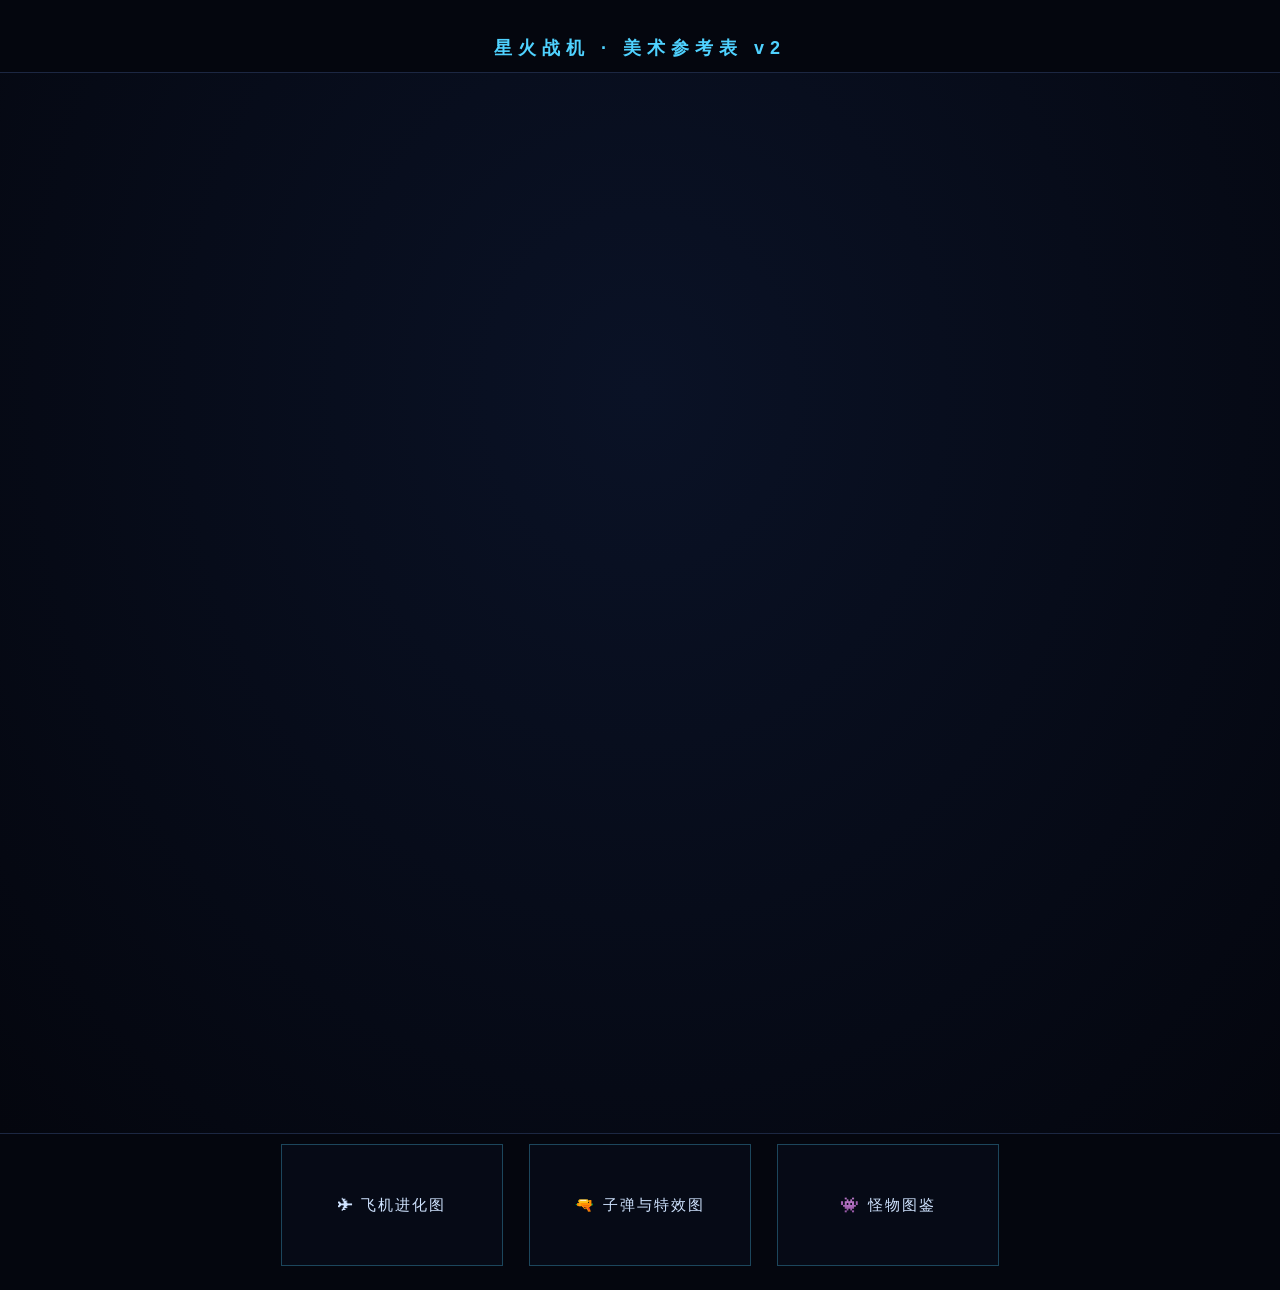
<file: dev/sheet.html>
<!DOCTYPE html>
<html lang="zh-CN">
<head>
<meta charset="UTF-8">
<title>星火战机 · 美术参考表</title>
<style>
  body{background:#04060e;color:#cfe3ff;font-family:"Microsoft YaHei",sans-serif;display:flex;flex-direction:column;align-items:center;padding:16px}
  h1{font-size:18px;letter-spacing:6px;color:#4fd2ff}
  canvas{background:radial-gradient(ellipse at 50% 30%,#0a1226,#04060e);border:1px solid #1c2742}
</style>
</head>
<body>
<h1>星火战机 · 美术参考表 v2</h1>
<canvas id="sheet" width="1280" height="1060"></canvas>
<div style="display:flex;gap:26px;margin-top:10px">
  <a class="big" href="sheet-ship.html">✈ 飞机进化图</a>
  <a class="big" href="sheet-bullets.html">🔫 子弹与特效图</a>
  <a class="big" href="sheet-monsters.html">👾 怪物图鉴</a>
</div>
<style>
  a.big{display:flex;flex-direction:column;align-items:center;justify-content:center;width:220px;height:120px;
    border:1px solid rgba(79,210,255,.3);color:#cfe3ff;text-decoration:none;font-size:15px;letter-spacing:2px;
    background:rgba(8,14,28,.6);transition:.15s}
  a.big:hover{border-color:var(--accent);box-shadow:0 0 16px rgba(79,210,255,.35)}
</style>
</body>
</html>
</file>
<file: style.css>
:root{
  --bg:#04060e; --panel:#0a1020; --line:#1a2742;
  --accent:#4fd2ff; --gold:#ffd25d; --pink:#ff3d6e;
}
*{margin:0;padding:0;box-sizing:border-box}
html,body{height:100%}
body{
  background:radial-gradient(ellipse at 50% 0%,#0a1226 0%,#04060e 55%,#010208 100%);
  color:#cfe3ff;
  font-family:"Microsoft YaHei","Segoe UI",system-ui,sans-serif;
  font-variant-numeric:tabular-nums;
  display:flex;justify-content:center;align-items:center;min-height:100vh;overflow:hidden;
}
#game-wrap{
  position:relative;
  aspect-ratio:1080/675;
  height:min(98vh,calc(98vw*675/1080));
  box-shadow:0 0 60px rgba(79,210,255,.12), inset 0 0 80px rgba(0,0,0,.6);
}
canvas{width:100%;height:100%;display:block;background:transparent;touch-action:none}

/* ===== HUD（血条/经验条沉底居中）===== */
#hud{position:absolute;inset:0;pointer-events:none;z-index:5}
#top-left{position:absolute;top:10px;left:12px}
#level-text{font-size:14px;font-weight:700;color:var(--gold);text-shadow:0 0 10px rgba(255,210,93,.6)}
#top-right{position:absolute;top:10px;right:12px;text-align:right}
#time-text{font-size:22px;font-weight:700;letter-spacing:1px;text-shadow:0 0 12px rgba(79,210,255,.5)}
#wave-text{font-size:11px;color:#7d94bb;letter-spacing:2px}
/* ===== 右侧数值面板 ===== */
#dps-panel{
  margin-top:8px;text-align:right;font-size:10px;line-height:1.7;color:#9db6dd;
  background:rgba(8,14,28,.6);border:1px solid rgba(79,210,255,.16);border-right:2px solid var(--accent);
  padding:6px 10px;min-width:120px;
}
#dps-panel b{color:#dff4ff;font-weight:700}
#dps-panel .dps{font-size:13px;color:var(--gold);text-shadow:0 0 8px rgba(255,210,93,.4)}
#dps-panel .fx{color:#5dffd2}
#dps-panel .cap{color:#5f7ea6;letter-spacing:2px;font-size:9px}
#stat-strip{margin-top:3px;font-size:10px;color:#7d94bb;line-height:1.5;text-shadow:0 0 6px #000}
#bottom-bars{position:absolute;bottom:12px;left:50%;transform:translateX(-50%);width:min(340px,62%)}
#hp-bar{height:13px;background:#1a0d13;border:1px solid #4a2030;border-radius:2px;overflow:hidden;position:relative;box-shadow:0 0 8px rgba(255,61,110,.25)}
#hp-fill{height:100%;background:linear-gradient(90deg,#ff3d6e,#ff8fa8);box-shadow:0 0 12px #ff3d6e;width:100%;transition:width .12s}
#hp-text{position:absolute;inset:0;font-size:9px;text-align:center;line-height:13px;color:#fff;text-shadow:0 0 4px #000}
#xp-bar{margin-top:3px;height:6px;background:#0a1220;border:1px solid #1c2742;border-radius:2px;overflow:hidden;position:relative}
#xp-fill{height:100%;background:linear-gradient(90deg,#2f8fd2,#4fd2ff);box-shadow:0 0 8px #4fd2ff;width:0%}
#xp-text{position:absolute;inset:0;font-size:7px;text-align:center;line-height:6px;color:#bfe8ff}
#weapon-slots{position:absolute;left:10px;bottom:10px;display:flex;gap:6px}
.slot{width:40px;height:40px;background:rgba(8,14,28,.82);border:1px solid var(--line);border-radius:8px;
  display:flex;align-items:center;justify-content:center;font-size:17px;position:relative}
.slot .lv{position:absolute;bottom:1px;right:3px;font-size:9px;font-weight:700;color:var(--accent)}
.slot.maxed{border-color:var(--gold);box-shadow:0 0 10px rgba(255,210,93,.35)}
.slot.maxed .lv{color:var(--gold)}

/* ===== 覆盖层（Nova Drift 式：暗色面板 + 细描边 + 切角）===== */
.overlay{
  position:absolute;inset:0;z-index:10;
  background:linear-gradient(180deg,rgba(4,8,18,.94),rgba(2,4,10,.97));
  display:flex;flex-direction:column;align-items:center;justify-content:center;gap:14px;
  text-align:center;overflow-y:auto;padding:16px 0;
}
.hidden{display:none!important}
.overlay h1{
  font-size:34px;letter-spacing:14px;color:#eaf7ff;font-weight:700;
  text-shadow:0 0 18px var(--accent),0 0 46px rgba(79,210,255,.55);
  padding:4px 0 4px 14px;
  border-top:1px solid rgba(79,210,255,.35);
  border-bottom:1px solid rgba(79,210,255,.35);
}
.overlay h2{font-size:18px;color:var(--gold);letter-spacing:3px;text-shadow:0 0 14px rgba(255,210,93,.5)}
.overlay h2::before{content:'// ';color:var(--accent)}
.overlay .sub{color:var(--accent);letter-spacing:5px;font-size:11px;text-shadow:0 0 10px rgba(79,210,255,.6)}
.pick-tip{color:#5f7ea6;font-size:12px;letter-spacing:2px}
.overlay .tip{color:#546b8a;font-size:12px;line-height:1.9}
button{
  pointer-events:auto;background:linear-gradient(180deg,#14304e,#0d1d38);color:#dff4ff;
  border:1px solid var(--accent);border-radius:2px;padding:13px 44px;font-size:16px;
  cursor:pointer;letter-spacing:4px;font-family:inherit;transition:.15s;
  clip-path:polygon(12px 0,100% 0,100% calc(100% - 12px),calc(100% - 12px) 100%,0 100%,0 12px);
}
button:hover{filter:drop-shadow(0 0 10px rgba(79,210,255,.6));transform:translateY(-2px)}

/* ===== 开局：武器 + 流派 BP ===== */
#menu-cols{display:flex;gap:24px;align-items:stretch}
.menu-col{
  position:relative;display:flex;flex-direction:column;gap:8px;align-items:center;
  padding:14px 16px 16px;background:rgba(8,14,28,.55);border:1px solid rgba(79,210,255,.16);
}
.menu-col::before,.menu-col::after{content:'';position:absolute;width:14px;height:14px;pointer-events:none}
.menu-col::before{top:-1px;left:-1px;border-top:2px solid var(--accent);border-left:2px solid var(--accent)}
.menu-col::after{bottom:-1px;right:-1px;border-bottom:2px solid var(--accent);border-right:2px solid var(--accent)}
#weapon-pick{display:grid;grid-template-columns:repeat(3,150px);gap:8px}
.wcard{
  --wc:var(--accent);
  background:var(--panel);border:1px solid var(--line);border-left:3px solid var(--wc);border-radius:2px;
  padding:10px 8px;cursor:pointer;transition:.15s;pointer-events:auto;text-align:center;
}
.wcard:hover{transform:translateY(-3px);border-color:var(--wc)}
.wcard.sel{
  border-color:var(--wc);box-shadow:0 0 16px color-mix(in srgb,var(--wc) 55%,transparent),inset 0 0 20px color-mix(in srgb,var(--wc) 12%,transparent);
  background:linear-gradient(180deg,color-mix(in srgb,var(--wc) 10%,var(--panel)),var(--panel));
}
.wcard.disabled{border-left-color:var(--line)}
.wcard .icon{font-size:24px;filter:drop-shadow(0 0 8px var(--wc))}
.wcard .name{font-size:13px;font-weight:700;margin:4px 0 2px}
.wcard .tag{font-size:10px;color:var(--wc);letter-spacing:1px}
.wcard .desc{font-size:10px;color:#7d94bb;line-height:1.4;margin-top:4px}
.wcard.disabled{opacity:.35;cursor:not-allowed}
.wcard.disabled:hover{transform:none;border-color:var(--line)}
#sword-slot{
  position:absolute;right:10px;bottom:10px;width:auto;padding:0 12px;height:40px;
  background:rgba(8,14,28,.82);border:1px solid #3a2050;border-radius:8px;
  display:flex;align-items:center;gap:7px;font-size:17px;
}
#sword-slot span{font-size:10px;color:#d9a8ff;letter-spacing:1px}
#sword-slot.cd{opacity:.55;border-color:var(--line)}
#sword-slot.cd span{color:#7d94bb}

#archetype-bp{display:flex;flex-direction:column;gap:8px;width:330px}
.acard{
  --wc:var(--accent);
  background:var(--panel);border:1px solid var(--line);border-left:3px solid var(--wc);border-radius:2px;
  padding:9px 12px;transition:.15s;pointer-events:auto;text-align:left;
}
.acard .ahead{display:flex;align-items:center;gap:8px}
.acard .icon{font-size:19px;filter:drop-shadow(0 0 6px var(--wc))}
.acard .name{font-size:14px;font-weight:700;color:#eaf3ff}
.acard .desc{font-size:11px;color:#8fa8cc;line-height:1.45;margin:4px 0 6px}
.acard .btns{display:flex;gap:8px}
.acard.sel{border-color:var(--wc);box-shadow:0 0 14px color-mix(in srgb,var(--wc) 50%,transparent)}
.acard.sel .name{color:var(--wc)}
.acard.banned{opacity:.4}
.acard.banned .name{text-decoration:line-through}
button.mini{
  pointer-events:auto;background:#0d1d38;color:#9db6dd;border:1px solid var(--line);
  border-radius:6px;padding:3px 12px;font-size:11px;cursor:pointer;letter-spacing:1px;padding-block:3px;
}
button.mini:hover{border-color:var(--wc);color:#fff;box-shadow:none;transform:none}
.acard.sel button.mini.pick{border-color:var(--wc);color:var(--wc);box-shadow:0 0 8px color-mix(in srgb,var(--wc) 40%,transparent)}
.acard.banned button.mini.ban{border-color:var(--pink);color:var(--pink)}
button[disabled]{opacity:.35;cursor:not-allowed;transform:none!important;box-shadow:none!important}

/* ===== 升级卡 ===== */
#cards{display:flex;gap:12px;padding:0 10px;flex-wrap:wrap;justify-content:center}
.card{
  --wc:var(--accent);
  width:122px;min-height:172px;background:var(--panel);border:1px solid var(--line);border-left:3px solid var(--wc);
  border-radius:2px;padding:14px 10px;cursor:pointer;transition:.15s;pointer-events:auto;
  display:flex;flex-direction:column;align-items:center;
}
.card:hover{transform:translateY(-5px);border-color:var(--wc);box-shadow:0 0 18px color-mix(in srgb,var(--wc) 45%,transparent)}
.card .icon{font-size:30px;filter:drop-shadow(0 0 8px var(--wc))}
.card .name{font-size:13px;font-weight:700;margin:8px 0 3px}
.card .tag{font-size:10px;color:var(--wc);margin-bottom:6px;letter-spacing:1px}
.card .desc{font-size:11px;color:#8fa8cc;line-height:1.5;flex:1}
.card.kind-stat{--wc:#7d94bb}
.card.kind-merge{--wc:var(--gold);box-shadow:0 0 16px rgba(255,210,93,.3);background:#171106}
.card.kind-merge:hover{box-shadow:0 0 26px rgba(255,210,93,.55)}

#run-summary{font-size:15px;line-height:2.1;color:#a9c2e8}
#run-summary b{color:var(--gold);font-size:19px;text-shadow:0 0 10px rgba(255,210,93,.5)}

.btn-row{display:flex;gap:14px}

/* ===== 数值三选一 ===== */
#choice-cards{display:flex;gap:12px;justify-content:center;flex-wrap:wrap;padding:0 10px}
</file>
